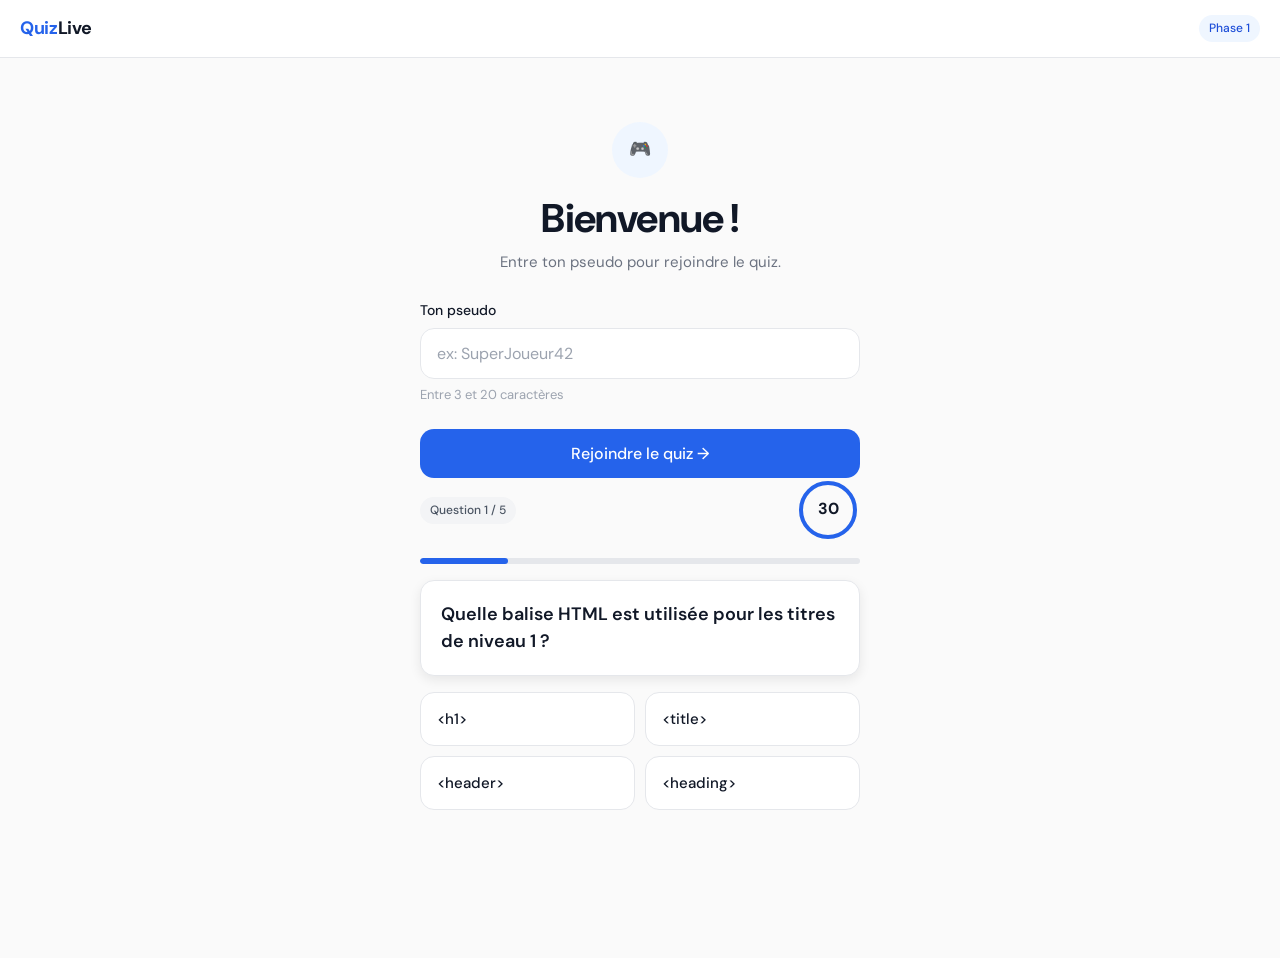
<file: V1/phase-1-html-css-js/index.html>
<!DOCTYPE html>
<html lang="fr">
<head>
  <meta charset="UTF-8" />
  <meta name="viewport" content="width=device-width, initial-scale=1.0" />
  <title>QuizLive — Joueur</title>
  <link rel="preconnect" href="https://fonts.googleapis.com" />
  <link href="https://fonts.googleapis.com/css2?family=DM+Sans:wght@400;500;700&display=swap" rel="stylesheet" />
  <link rel="stylesheet" href="../design-system.css" />
  <link rel="stylesheet" href="style.css" />
</head>
<body>

  <nav class="navbar">
    <span class="navbar__logo">Quiz<span>Live</span></span>
    <span class="badge badge--blue">Phase 1</span>
  </nav>

  <div class="page">
    <main class="page__main">
      <div class="container">

        <!-- ==========================================
             ÉCRAN 1 — ACCUEIL : entrer pseudo
             ========================================== -->
        <section id="screen-home" class="screen anim-fade">
          <div class="stack stack--lg text-center" style="padding-top: 2rem;">
            <div>
              <div class="avatar avatar--lg center" style="margin: 0 auto 1rem;">🎮</div>
              <h1>Bienvenue !</h1>
              <p class="mt-1">Entre ton pseudo pour rejoindre le quiz.</p>
            </div>

            <div class="form-group" style="text-align: left;">
              <label class="form-label" for="pseudo-input">Ton pseudo</label>
              <input
                id="pseudo-input"
                class="input input--lg"
                type="text"
                placeholder="ex: SuperJoueur42"
                maxlength="20"
              />
              <!-- État erreur : affiché par JS quand champ vide ou trop court -->
              <span class="form-hint screen-error" id="pseudo-error" style="display: none; color: var(--color-danger);">
                ⚠ Pseudo trop court — minimum 3 caractères.
              </span>
              <span class="form-hint" id="pseudo-hint">Entre 3 et 20 caractères</span>
            </div>

            <button class="btn btn--primary btn--full btn--lg" id="btn-join" onclick="formValidation()">
              Rejoindre le quiz →
            </button>
          </div>
        </section>

        <!-- ==========================================
             ÉCRAN 2 — SALLE D'ATTENTE
             ========================================== -->
        <section id="screen-waiting" class="screen" style="display: none;">
          <div class="stack stack--lg text-center" style="padding-top: 3rem;">
            <div class="anim-pulse" style="font-size: 3rem;">⏳</div>
            <div>
              <h2>En attente...</h2>
              <p class="mt-1">L'admin va lancer le quiz dans un instant.</p>
            </div>
            <div class="card card--flat" style="background: var(--color-primary-light);">
              <p style="color: var(--color-primary); font-weight: 500;">
                Connecté en tant que : <strong id="display-pseudo">—</strong>
              </p>
            </div>
            <!-- Joueurs déjà présents -->
            <div>
              <p style="font-size: 0.875rem; color: var(--color-text-muted); margin-bottom: 0.75rem;">3 joueurs connectés</p>
              <div class="cluster cluster--sm" style="justify-content: center;">
                <div class="avatar avatar--sm">A</div>
                <div class="avatar avatar--sm" style="background: #F3F4F6; color: #6B7280;">B</div>
                <div class="avatar avatar--sm" style="background: #FFF7ED; color: #C2410C;">C</div>
                <div class="avatar avatar--sm anim-pulse" style="background: var(--color-border); color: var(--color-text-muted); font-size: 0.625rem;">+</div>
              </div>
            </div>
          </div>
        </section>

        <!-- ==========================================
             ÉCRAN 3 — QUESTION EN COURS
             ========================================== -->
        <section id="screen-question" class="screen" style="display: block;">
          <div class="stack stack--md">

            <div class="between">
              <span id="question-counter" class="badge badge--gray">Question 1 / 5</span>
              <svg class="timer-ring" viewBox="0 0 64 64" aria-label="Timer">
                <circle class="timer-ring__track" cx="32" cy="32" r="27" />
                <circle class="timer-ring__fill" id="timer-fill" cx="32" cy="32" r="27" />
                <text class="timer-ring__text" id="timer-text" x="32" y="32">30</text>
              </svg>
            </div>

            <div class="progress">
              <div class="progress__fill" id="progress-bar" style="width: 20%;"></div>
            </div>

            <div class="card card--elevated anim-fade">
              <h3 id="question-text" style="font-size: 1.125rem; line-height: 1.5;">
                Quelle balise HTML est utilisée pour les titres de niveau 1 ?
              </h3>
            </div>

            <div class="answer-grid" id="answers-grid">
              <button class="answer-btn">&lt;h1&gt;</button>
              <button class="answer-btn">&lt;title&gt;</button>
              <button class="answer-btn">&lt;header&gt;</button>
              <button class="answer-btn">&lt;heading&gt;</button>
            </div>

          </div>
        </section>

        <!-- ==========================================
             ÉCRAN 4A — FEEDBACK : BONNE RÉPONSE
             ========================================== -->
        <section id="screen-feedback-correct" class="screen" style="display: none;">
          <div class="stack stack--md text-center" style="padding-top: 2rem;">
            <div style="font-size: 4rem;" class="anim-pop">✅</div>
            <div>
              <h2 style="color: var(--color-success);">Bonne réponse !</h2>
              <p class="mt-1">La balise correcte est bien <strong>&lt;h1&gt;</strong>.</p>
            </div>
            <div class="card" style="background: var(--color-success-light); border-color: #BBF7D0;">
              <div class="between">
                <span class="text-muted" style="font-size: 0.875rem;">Points gagnés</span>
                <span class="fw-700 text-success" style="font-size: 1.25rem;">+100 pts</span>
              </div>
              <div class="divider"></div>
              <div class="between">
                <span class="text-muted" style="font-size: 0.875rem;">Score total</span>
                <span id="score-display" class="fw-700 text-success" style="font-size: 1.25rem;">100 pts</span>
              </div>
            </div>
            <p class="text-muted" style="font-size: 0.875rem;">
              Prochaine question dans <span id="next-countdown">3</span>s...
            </p>
          </div>
        </section>

        <!-- ==========================================
             ÉCRAN 4B — FEEDBACK : MAUVAISE RÉPONSE
             ========================================== -->
        <section id="screen-feedback-wrong" class="screen" style="display: none;">
          <div class="stack stack--md text-center" style="padding-top: 2rem;">
            <div style="font-size: 4rem;" class="anim-pop">❌</div>
            <div>
              <h2 style="color: var(--color-danger);">Mauvaise réponse</h2>
              <p class="mt-1">La bonne réponse était <strong>&lt;h1&gt;</strong>.</p>
            </div>
            <div class="card" style="background: var(--color-danger-light); border-color: #FECACA;">
              <div class="between">
                <span class="text-muted" style="font-size: 0.875rem;">Points gagnés</span>
                <span class="fw-700 text-danger" style="font-size: 1.25rem;">+0 pts</span>
              </div>
              <div class="divider"></div>
              <div class="between">
                <span class="text-muted" style="font-size: 0.875rem;">Score total</span>
                <span class="fw-700" style="font-size: 1.25rem; color: var(--color-text-primary);">100 pts</span>
              </div>
            </div>
            <p class="text-muted" style="font-size: 0.875rem;">
              Prochaine question dans <span>3</span>s...
            </p>
          </div>
        </section>

        <!-- ==========================================
             ÉCRAN 4C — TIMER EXPIRÉ (pas de réponse)
             ========================================== -->
        <section id="screen-timeout" class="screen" style="display: none;">
          <div class="stack stack--md text-center" style="padding-top: 2rem;">
            <div style="font-size: 4rem;" class="anim-pop">⏰</div>
            <div>
              <h2 style="color: var(--color-warning);">Temps écoulé !</h2>
              <p class="mt-1">Tu n'as pas répondu à temps.</p>
            </div>
            <div class="card" style="background: #FFFBEB; border-color: #FDE68A;">
              <div class="between">
                <span class="text-muted" style="font-size: 0.875rem;">Points gagnés</span>
                <span class="fw-700" style="font-size: 1.25rem; color: var(--color-warning);">+0 pts</span>
              </div>
              <div class="divider"></div>
              <div class="between">
                <span class="text-muted" style="font-size: 0.875rem;">Score total</span>
                <span class="fw-700" style="font-size: 1.25rem; color: var(--color-text-primary);">100 pts</span>
              </div>
            </div>
            <div class="card card--flat" style="background: var(--color-bg);">
              <p style="font-size: 0.875rem;">La bonne réponse était : <strong>&lt;h1&gt;</strong></p>
            </div>
            <p class="text-muted" style="font-size: 0.875rem;">
              Prochaine question dans <span>3</span>s...
            </p>
          </div>
        </section>

        <!-- ==========================================
             ÉCRAN 5 — SCORE INTERMÉDIAIRE (entre questions)
             ========================================== -->
        <section id="screen-mid-score" class="screen" style="display: none;">
          <div class="stack stack--lg">
            <div class="text-center">
              <p style="font-size: 0.8125rem; color: var(--color-text-muted); margin-bottom: 0.25rem;">Après la question 2 / 5</p>
              <h2>Classement en direct</h2>
            </div>

            <!-- Ta position mise en avant -->
            <div class="card" style="background: var(--color-primary-light); border-color: #BFDBFE;">
              <div class="between">
                <div>
                  <p style="font-size: 0.8125rem; color: var(--color-primary);">Ta position</p>
                  <p class="fw-700" style="font-size: 1.75rem; color: var(--color-primary); line-height: 1;">3ème</p>
                </div>
                <div style="text-align: right;">
                  <p style="font-size: 0.8125rem; color: var(--color-text-muted);">Ton score</p>
                  <p class="fw-700" style="font-size: 1.5rem; color: var(--color-primary);">200 pts</p>
                </div>
              </div>
            </div>

            <!-- Top 3 -->
            <div class="stack stack--sm">
              <div class="lb-row lb-row--gold">
                <span class="lb-rank">🥇</span>
                <span class="avatar avatar--sm">A</span>
                <span class="lb-name">Alice</span>
                <span class="lb-score">300 pts</span>
              </div>
              <div class="lb-row lb-row--silver">
                <span class="lb-rank">🥈</span>
                <span class="avatar avatar--sm" style="background: #F3F4F6; color: #6B7280;">B</span>
                <span class="lb-name">Bob</span>
                <span class="lb-score">250 pts</span>
              </div>
              <div class="lb-row" style="border-color: var(--color-primary); background: var(--color-primary-light);">
                <span class="lb-rank" style="color: var(--color-primary);">3</span>
                <span class="avatar avatar--sm" style="background: var(--color-primary-light); color: var(--color-primary);">T</span>
                <span class="lb-name fw-500" style="color: var(--color-primary);">Toi</span>
                <span class="lb-score">200 pts</span>
              </div>
              <div class="lb-row">
                <span class="lb-rank">4</span>
                <span class="avatar avatar--sm" style="background: #FFF7ED; color: #C2410C;">C</span>
                <span class="lb-name">Carlos</span>
                <span class="lb-score">150 pts</span>
              </div>
            </div>

            <p class="text-muted text-center" style="font-size: 0.875rem;">
              Question suivante dans <span>5</span>s...
            </p>
          </div>
        </section>

        <!-- ==========================================
             ÉCRAN 6 — CLASSEMENT FINAL
             ========================================== -->
        <section id="screen-final" class="screen" style="display: none;">
          <div class="stack stack--lg">
            <div class="text-center">
              <div style="font-size: 2.5rem; margin-bottom: 0.5rem;">🏆</div>
              <h2>Résultats finaux</h2>
              <p>Quiz terminé ! Voici le classement.</p>
            </div>

            <div class="stack stack--sm" id="leaderboard">
              <div class="lb-row lb-row--gold">
                <span class="lb-rank">🥇</span>
                <span class="avatar avatar--sm">A</span>
                <span class="lb-name">Alice</span>
                <span class="lb-score">420 pts</span>
              </div>
              <div class="lb-row lb-row--silver">
                <span class="lb-rank">🥈</span>
                <span class="avatar avatar--sm" style="background: #F3F4F6; color: #6B7280;">B</span>
                <span class="lb-name">Bob</span>
                <span class="lb-score">380 pts</span>
              </div>
              <div class="lb-row lb-row--bronze">
                <span class="lb-rank">🥉</span>
                <span class="avatar avatar--sm" style="background: #FFF7ED; color: #C2410C;">C</span>
                <span class="lb-name">Carlos</span>
                <span class="lb-score">310 pts</span>
              </div>
              <div class="lb-row" style="border-color: var(--color-primary); background: var(--color-primary-light);">
                <span class="lb-rank" style="color: var(--color-primary);">4</span>
                <span class="avatar avatar--sm" style="background: var(--color-primary-light); color: var(--color-primary);">T</span>
                <span class="lb-name fw-500" style="color: var(--color-primary);">Toi</span>
                <span class="lb-score">270 pts</span>
              </div>
            </div>

            <button class="btn btn--secondary btn--full">Jouer à nouveau</button>
          </div>
        </section>

      </div><!-- /container -->
    </main>
  </div>

  <!--
    PHASE 1 — JS à écrire :
    - btn-join           → valide pseudo (min 3 chars), affiche screen-waiting
    - screen-question    → affiche réponses, gère clic, colorie correct/wrong
    - timer              → setInterval, met à jour stroke-dashoffset + texte
    - feedback           → affiche 4A/4B/4C selon résultat
    - mid-score          → affiché après chaque question (sauf la dernière)
    - screen-final       → affiché après la dernière question
    Fonction utilitaire : showScreen(id) → cache tout, affiche id
  -->
      <script defer>



        function showScreen(id){
         document.querySelectorAll(".screen").forEach((el)=>{
            el.style.display = "none";
          });
          document.getElementById(id).style.display = "block";
        }


        function formValidation(){
          if(document.querySelector('.input').value.length < 3)
             document.getElementById("pseudo-error").style.display = "block";
          else
            showScreen("screen-waiting");
            render();
        }
        


        function render(){
          document.getElementById("display-pseudo").textContent = document.getElementById("pseudo-input").value;
        }


          let timerInterval;

          function startTimer(seconds) {
            const circle = document.getElementById('timer-fill');
            const val    = document.getElementById('timer-text');
            const circ   = 169;
            let t = seconds;
            clearInterval(timerInterval);
            timerInterval = setInterval(() => {
              t--;
              val.textContent = t;
              circle.style.strokeDashoffset = circ - (circ * t / seconds);
              if (t <= 0) {
                clearInterval(timerInterval);
              }
            }, 1000);
          }
        // startTimer(30);
  
      </script>
</body>
</html>
</file>
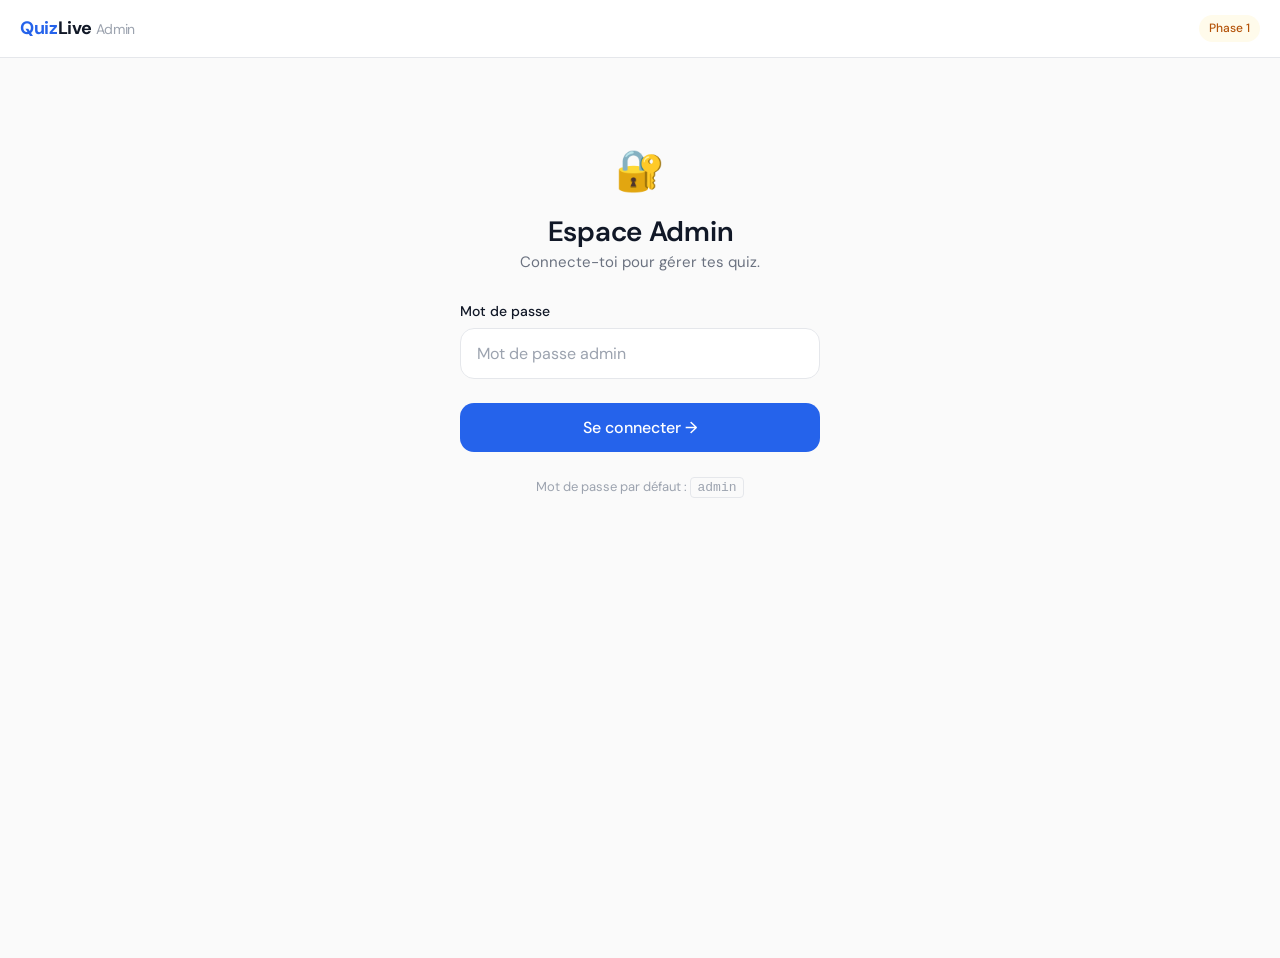
<file: V1/phase-1-html-css-js/admin.html>
<!DOCTYPE html>
<html lang="fr">
<head>
  <meta charset="UTF-8" />
  <meta name="viewport" content="width=device-width, initial-scale=1.0" />
  <title>QuizLive — Admin</title>
  <link rel="preconnect" href="https://fonts.googleapis.com" />
  <link href="https://fonts.googleapis.com/css2?family=DM+Sans:wght@400;500;700&display=swap" rel="stylesheet" />
  <link rel="stylesheet" href="../design-system.css" />
  <link rel="stylesheet" href="style.css" />
</head>
<body>

  <nav class="navbar">
    <span class="navbar__logo">Quiz<span>Live</span>
      <span style="color: var(--color-text-muted); font-size: 0.875rem; font-weight: 400;">Admin</span>
    </span>
    <span class="badge badge--amber">Phase 1</span>
  </nav>

  <div class="page">
    <main class="page__main">
      <div class="container container--wide">

        <!-- ==========================================
             ÉCRAN A0 — CONNEXION ADMIN
             ========================================== -->
        <section id="admin-screen-login" class="screen anim-fade">
          <div class="container" style="max-width: 400px; padding-top: 3rem;">
            <div class="stack stack--lg">
              <div class="text-center">
                <div style="font-size: 2.5rem; margin-bottom: 0.75rem;">🔐</div>
                <h2>Espace Admin</h2>
                <p>Connecte-toi pour gérer tes quiz.</p>
              </div>

              <div class="form-group">
                <label class="form-label" for="admin-password">Mot de passe</label>
                <input
                  id="admin-password"
                  class="input input--lg"
                  type="password"
                  placeholder="Mot de passe admin"
                />
                <!-- Erreur mot de passe incorrect -->
                <span id="login-error" style="display: none; font-size: 0.8125rem; color: var(--color-danger); margin-top: 0.25rem;">
                  ⚠ Mot de passe incorrect.
                </span>
              </div>

              <button class="btn btn--primary btn--full btn--lg" id="btn-admin-login">
                Se connecter →
              </button>

              <p class="text-center text-muted" style="font-size: 0.8125rem;">
                Mot de passe par défaut : <code style="background: var(--color-bg); padding: 2px 6px; border-radius: 4px; border: 1px solid var(--color-border);">admin</code>
              </p>
            </div>
          </div>
        </section>

        <!-- ==========================================
             ÉCRAN A1 — DASHBOARD
             ========================================== -->
        <section id="admin-screen-dashboard" class="screen" style="display: none;">
          <div class="stack stack--lg">

            <div class="between">
              <div>
                <h2>Dashboard</h2>
                <p>Gère tes quiz et sessions.</p>
              </div>
              <div class="cluster cluster--sm">
                <button class="btn btn--primary btn--sm" id="btn-create-quiz">+ Nouveau quiz</button>
                <button class="btn btn--ghost btn--sm" id="btn-logout" title="Déconnexion">↩</button>
              </div>
            </div>

            <!-- Stats rapides -->
            <div class="grid-4">
              <div class="card card--flat" style="background: var(--color-primary-light); border-color: #BFDBFE;">
                <small>Quiz créés</small>
                <p class="fw-700" style="font-size: 1.5rem; color: var(--color-primary); margin-top: 0.25rem;">3</p>
              </div>
              <div class="card card--flat" style="background: var(--color-success-light); border-color: #BBF7D0;">
                <small>Joueurs total</small>
                <p class="fw-700" style="font-size: 1.5rem; color: var(--color-success); margin-top: 0.25rem;">12</p>
              </div>
              <div class="card card--flat" style="background: #FFFBEB; border-color: #FDE68A;">
                <small>Sessions lancées</small>
                <p class="fw-700" style="font-size: 1.5rem; color: var(--color-warning); margin-top: 0.25rem;">7</p>
              </div>
              <div class="card card--flat" style="background: #F5F3FF; border-color: #DDD6FE;">
                <small>Questions posées</small>
                <p class="fw-700" style="font-size: 1.5rem; color: #6D28D9; margin-top: 0.25rem;">35</p>
              </div>
            </div>

            <!-- Liste quiz -->
            <div>
              <h3 style="margin-bottom: 0.75rem;">Mes quiz</h3>
              <div class="stack stack--sm">

                <div class="card between" style="gap: 1rem;">
                  <div style="flex: 1;">
                    <p class="fw-500" style="color: var(--color-text-primary);">Introduction au HTML</p>
                    <small>5 questions · créé hier</small>
                  </div>
                  <div class="cluster cluster--sm">
                    <span class="badge badge--green">Prêt</span>
                    <button class="btn btn--ghost btn--sm btn-preview-quiz">👁 Aperçu</button>
                    <button class="btn btn--ghost btn--sm btn-edit-quiz">✏️ Éditer</button>
                    <button class="btn btn--primary btn--sm btn-launch-quiz">▶ Lancer</button>
                  </div>
                </div>

                <div class="card between" style="gap: 1rem;">
                  <div style="flex: 1;">
                    <p class="fw-500" style="color: var(--color-text-primary);">CSS Flexbox</p>
                    <small>4 questions · créé il y a 3 jours</small>
                  </div>
                  <div class="cluster cluster--sm">
                    <span class="badge badge--green">Prêt</span>
                    <button class="btn btn--ghost btn--sm btn-preview-quiz">👁 Aperçu</button>
                    <button class="btn btn--ghost btn--sm btn-edit-quiz">✏️ Éditer</button>
                    <button class="btn btn--primary btn--sm btn-launch-quiz">▶ Lancer</button>
                  </div>
                </div>

                <div class="card between" style="gap: 1rem;">
                  <div style="flex: 1;">
                    <p class="fw-500" style="color: var(--color-text-primary);">JavaScript Bases</p>
                    <small>6 questions · brouillon</small>
                  </div>
                  <div class="cluster cluster--sm">
                    <span class="badge badge--amber">Brouillon</span>
                    <button class="btn btn--ghost btn--sm btn-edit-quiz">✏️ Éditer</button>
                    <button class="btn btn--danger btn--sm btn-delete-quiz">🗑</button>
                  </div>
                </div>

              </div>
            </div>
          </div>
        </section>

        <!-- ==========================================
             ÉCRAN A2 — CRÉER / ÉDITER UN QUIZ
             ========================================== -->
        <section id="admin-screen-create" class="screen" style="display: none;">
          <div class="stack stack--lg">

            <!-- Header -->
            <div class="between">
              <div>
                <h2 id="create-title">Nouveau quiz</h2>
                <p>Remplis les informations du quiz.</p>
              </div>
              <button class="btn btn--ghost btn--sm" id="btn-back-to-dashboard">← Retour</button>
            </div>

            <!-- Infos générales -->
            <div class="card">
              <h3 style="margin-bottom: 1rem;">Informations générales</h3>
              <div class="stack stack--md">
                <div class="form-group">
                  <label class="form-label" for="quiz-title">Titre du quiz</label>
                  <input id="quiz-title" class="input" type="text" placeholder="ex: Introduction au HTML" />
                  <span id="quiz-title-error" style="display: none; font-size: 0.8125rem; color: var(--color-danger);">⚠ Le titre est obligatoire.</span>
                </div>
                <div class="form-group">
                  <label class="form-label" for="quiz-desc">Description <span class="text-muted">(optionnel)</span></label>
                  <input id="quiz-desc" class="input" type="text" placeholder="ex: Quiz sur les bases du HTML pour débutants" />
                </div>
                <div class="grid-2">
                  <div class="form-group">
                    <label class="form-label" for="quiz-timer">Temps par question</label>
                    <select id="quiz-timer" class="input">
                      <option value="15">15 secondes</option>
                      <option value="20">20 secondes</option>
                      <option value="30" selected>30 secondes</option>
                      <option value="45">45 secondes</option>
                      <option value="60">60 secondes</option>
                    </select>
                  </div>
                  <div class="form-group">
                    <label class="form-label" for="quiz-points">Points par bonne réponse</label>
                    <select id="quiz-points" class="input">
                      <option value="100" selected>100 points</option>
                      <option value="200">200 points</option>
                      <option value="500">500 points</option>
                    </select>
                  </div>
                </div>
              </div>
            </div>

            <!-- Questions existantes -->
            <div>
              <div class="between" style="margin-bottom: 0.75rem;">
                <h3>Questions <span class="badge badge--gray" id="question-count">3</span></h3>
                <button class="btn btn--secondary btn--sm" id="btn-add-question">+ Ajouter une question</button>
              </div>

              <div class="stack stack--sm" id="questions-list">

                <!-- Question 1 -->
                <div class="card" style="gap: 0;">
                  <div class="between" style="margin-bottom: 0.75rem;">
                    <span class="badge badge--blue">Q1</span>
                    <div class="cluster cluster--sm">
                      <button class="btn btn--ghost btn--sm btn-edit-question">✏️ Modifier</button>
                      <button class="btn btn--danger btn--sm btn-delete-question">🗑</button>
                    </div>
                  </div>
                  <p class="fw-500" style="margin-bottom: 0.5rem;">Quelle balise HTML est utilisée pour les titres de niveau 1 ?</p>
                  <div class="grid-2" style="gap: 0.5rem;">
                    <span class="badge badge--green" style="justify-content: flex-start;">✓ &lt;h1&gt;</span>
                    <span class="badge badge--gray" style="justify-content: flex-start;">&lt;title&gt;</span>
                    <span class="badge badge--gray" style="justify-content: flex-start;">&lt;header&gt;</span>
                    <span class="badge badge--gray" style="justify-content: flex-start;">&lt;heading&gt;</span>
                  </div>
                </div>

                <!-- Question 2 -->
                <div class="card">
                  <div class="between" style="margin-bottom: 0.75rem;">
                    <span class="badge badge--blue">Q2</span>
                    <div class="cluster cluster--sm">
                      <button class="btn btn--ghost btn--sm btn-edit-question">✏️ Modifier</button>
                      <button class="btn btn--danger btn--sm btn-delete-question">🗑</button>
                    </div>
                  </div>
                  <p class="fw-500" style="margin-bottom: 0.5rem;">Quelle balise crée un lien hypertexte ?</p>
                  <div class="grid-2" style="gap: 0.5rem;">
                    <span class="badge badge--green" style="justify-content: flex-start;">✓ &lt;a&gt;</span>
                    <span class="badge badge--gray" style="justify-content: flex-start;">&lt;link&gt;</span>
                    <span class="badge badge--gray" style="justify-content: flex-start;">&lt;href&gt;</span>
                    <span class="badge badge--gray" style="justify-content: flex-start;">&lt;url&gt;</span>
                  </div>
                </div>

                <!-- Question 3 -->
                <div class="card">
                  <div class="between" style="margin-bottom: 0.75rem;">
                    <span class="badge badge--blue">Q3</span>
                    <div class="cluster cluster--sm">
                      <button class="btn btn--ghost btn--sm btn-edit-question">✏️ Modifier</button>
                      <button class="btn btn--danger btn--sm btn-delete-question">🗑</button>
                    </div>
                  </div>
                  <p class="fw-500" style="margin-bottom: 0.5rem;">Quel attribut définit l'adresse d'un lien ?</p>
                  <div class="grid-2" style="gap: 0.5rem;">
                    <span class="badge badge--gray" style="justify-content: flex-start;">src</span>
                    <span class="badge badge--green" style="justify-content: flex-start;">✓ href</span>
                    <span class="badge badge--gray" style="justify-content: flex-start;">url</span>
                    <span class="badge badge--gray" style="justify-content: flex-start;">link</span>
                  </div>
                </div>

              </div>
            </div>

            <!-- Actions -->
            <div class="cluster cluster--md">
              <button class="btn btn--ghost" style="flex: 1;" id="btn-save-draft">💾 Sauvegarder brouillon</button>
              <button class="btn btn--primary" style="flex: 1;" id="btn-save-quiz">✅ Sauvegarder</button>
            </div>

          </div>
        </section>

        <!-- ==========================================
             ÉCRAN A3 — ÉDITER UNE QUESTION
             ========================================== -->
        <section id="admin-screen-edit-question" class="screen" style="display: none;">
          <div class="stack stack--lg">

            <div class="between">
              <div>
                <h2>Modifier la question</h2>
                <p id="edit-question-subtitle">Question 1 — Introduction au HTML</p>
              </div>
              <button class="btn btn--ghost btn--sm" id="btn-back-to-create">← Retour</button>
            </div>

            <div class="card">
              <div class="stack stack--md">

                <!-- Texte question -->
                <div class="form-group">
                  <label class="form-label" for="question-text-input">Texte de la question</label>
                  <textarea
                    id="question-text-input"
                    class="input"
                    rows="3"
                    placeholder="ex: Quelle balise HTML est utilisée pour les titres ?"
                    style="resize: vertical;"
                  >Quelle balise HTML est utilisée pour les titres de niveau 1 ?</textarea>
                  <span id="question-text-error" style="display: none; font-size: 0.8125rem; color: var(--color-danger);">⚠ La question est obligatoire.</span>
                </div>

                <div class="divider"></div>

                <!-- Réponses -->
                <p class="fw-500" style="font-size: 0.875rem;">Réponses <span class="text-muted">(coche la bonne réponse)</span></p>

                <div class="stack stack--sm">

                  <!-- Réponse A -->
                  <div class="card card--flat" style="background: var(--color-success-light); border-color: #BBF7D0;">
                    <div class="between" style="gap: 0.75rem;">
                      <label style="display: flex; align-items: center; gap: 0.5rem; cursor: pointer; flex: 0 0 auto;">
                        <input type="radio" name="correct-answer" value="A" checked style="accent-color: var(--color-success);" />
                        <span class="badge badge--green">A ✓</span>
                      </label>
                      <input class="input" type="text" value="&lt;h1&gt;" style="flex: 1;" />
                    </div>
                  </div>

                  <!-- Réponse B -->
                  <div class="card card--flat">
                    <div class="between" style="gap: 0.75rem;">
                      <label style="display: flex; align-items: center; gap: 0.5rem; cursor: pointer; flex: 0 0 auto;">
                        <input type="radio" name="correct-answer" value="B" style="accent-color: var(--color-success);" />
                        <span class="badge badge--gray">B</span>
                      </label>
                      <input class="input" type="text" value="&lt;title&gt;" style="flex: 1;" />
                    </div>
                  </div>

                  <!-- Réponse C -->
                  <div class="card card--flat">
                    <div class="between" style="gap: 0.75rem;">
                      <label style="display: flex; align-items: center; gap: 0.5rem; cursor: pointer; flex: 0 0 auto;">
                        <input type="radio" name="correct-answer" value="C" style="accent-color: var(--color-success);" />
                        <span class="badge badge--gray">C</span>
                      </label>
                      <input class="input" type="text" value="&lt;header&gt;" style="flex: 1;" />
                    </div>
                  </div>

                  <!-- Réponse D -->
                  <div class="card card--flat">
                    <div class="between" style="gap: 0.75rem;">
                      <label style="display: flex; align-items: center; gap: 0.5rem; cursor: pointer; flex: 0 0 auto;">
                        <input type="radio" name="correct-answer" value="D" style="accent-color: var(--color-success);" />
                        <span class="badge badge--gray">D</span>
                      </label>
                      <input class="input" type="text" value="&lt;heading&gt;" style="flex: 1;" />
                    </div>
                  </div>

                </div>

                <!-- Erreur : aucune bonne réponse cochée -->
                <span id="answers-error" style="display: none; font-size: 0.8125rem; color: var(--color-danger);">⚠ Coche la bonne réponse.</span>

              </div>
            </div>

            <div class="cluster cluster--md">
              <button class="btn btn--ghost" style="flex: 1;" id="btn-cancel-edit-question">Annuler</button>
              <button class="btn btn--primary" style="flex: 1;" id="btn-save-question">✅ Enregistrer la question</button>
            </div>

          </div>
        </section>

        <!-- ==========================================
             ÉCRAN A4 — PARAMÈTRES DE SESSION
             ========================================== -->
        <section id="admin-screen-settings" class="screen" style="display: none;">
          <div class="stack stack--lg">

            <div class="between">
              <div>
                <h2>Paramètres de session</h2>
                <p>Configure avant de lancer le quiz.</p>
              </div>
              <button class="btn btn--ghost btn--sm" id="btn-back-from-settings">← Retour</button>
            </div>

            <!-- Quiz sélectionné -->
            <div class="card" style="background: var(--color-primary-light); border-color: #BFDBFE;">
              <div class="between">
                <div>
                  <p style="font-size: 0.8125rem; color: var(--color-primary); margin-bottom: 0.25rem;">Quiz sélectionné</p>
                  <p class="fw-500" style="color: var(--color-text-primary);">Introduction au HTML</p>
                  <small>5 questions</small>
                </div>
                <button class="btn btn--ghost btn--sm">Changer</button>
              </div>
            </div>

            <div class="card">
              <h3 style="margin-bottom: 1rem;">Options de la session</h3>
              <div class="stack stack--md">

                <div class="form-group">
                  <label class="form-label" for="session-timer">⏱ Temps par question</label>
                  <select id="session-timer" class="input">
                    <option value="15">15 secondes (rapide)</option>
                    <option value="20">20 secondes</option>
                    <option value="30" selected>30 secondes (normal)</option>
                    <option value="45">45 secondes (facile)</option>
                    <option value="60">60 secondes (très facile)</option>
                  </select>
                </div>

                <div class="form-group">
                  <label class="form-label" for="session-max-players">👥 Nombre max de joueurs</label>
                  <select id="session-max-players" class="input">
                    <option value="10">10 joueurs</option>
                    <option value="20" selected>20 joueurs</option>
                    <option value="50">50 joueurs</option>
                    <option value="0">Illimité</option>
                  </select>
                </div>

                <div class="form-group">
                  <label class="form-label">📊 Afficher le classement intermédiaire</label>
                  <div class="cluster cluster--sm" style="margin-top: 0.25rem;">
                    <label style="display: flex; align-items: center; gap: 0.5rem; cursor: pointer;">
                      <input type="radio" name="mid-score" value="yes" checked style="accent-color: var(--color-primary);" />
                      <span style="font-size: 0.875rem;">Oui, entre chaque question</span>
                    </label>
                    <label style="display: flex; align-items: center; gap: 0.5rem; cursor: pointer;">
                      <input type="radio" name="mid-score" value="no" style="accent-color: var(--color-primary);" />
                      <span style="font-size: 0.875rem;">Non</span>
                    </label>
                  </div>
                </div>

                <div class="form-group">
                  <label class="form-label">🔀 Mélanger les questions</label>
                  <div class="cluster cluster--sm" style="margin-top: 0.25rem;">
                    <label style="display: flex; align-items: center; gap: 0.5rem; cursor: pointer;">
                      <input type="radio" name="shuffle" value="yes" style="accent-color: var(--color-primary);" />
                      <span style="font-size: 0.875rem;">Oui</span>
                    </label>
                    <label style="display: flex; align-items: center; gap: 0.5rem; cursor: pointer;">
                      <input type="radio" name="shuffle" value="no" checked style="accent-color: var(--color-primary);" />
                      <span style="font-size: 0.875rem;">Non, dans l'ordre</span>
                    </label>
                  </div>
                </div>

              </div>
            </div>

            <button class="btn btn--primary btn--full btn--lg" id="btn-launch-from-settings">
              ▶ Lancer la session
            </button>

          </div>
        </section>

        <!-- ==========================================
             ÉCRAN A5 — PRÉVISUALISATION DU QUIZ
             ========================================== -->
        <section id="admin-screen-preview" class="screen" style="display: none;">
          <div class="stack stack--lg">

            <div class="between">
              <div>
                <h2>Prévisualisation</h2>
                <p>Vue joueur de «&nbsp;Introduction au HTML&nbsp;»</p>
              </div>
              <button class="btn btn--ghost btn--sm" id="btn-back-from-preview">← Retour</button>
            </div>

            <!-- Indicateur mode aperçu -->
            <div class="card card--flat" style="background: #FFFBEB; border-color: #FDE68A;">
              <p style="font-size: 0.875rem; color: var(--color-warning);">
                👁 Mode aperçu — les réponses ne sont pas envoyées
              </p>
            </div>

            <!-- Mini navigation questions -->
            <div class="between">
              <span class="badge badge--gray">Question <span id="preview-q-num">1</span> / 3</span>
              <div class="cluster cluster--sm">
                <button class="btn btn--ghost btn--sm" id="btn-preview-prev">← Précédente</button>
                <button class="btn btn--ghost btn--sm" id="btn-preview-next">Suivante →</button>
              </div>
            </div>

            <!-- Question (vue joueur) -->
            <div class="card card--elevated">
              <h3 style="font-size: 1.125rem; line-height: 1.5;" id="preview-question-text">
                Quelle balise HTML est utilisée pour les titres de niveau 1 ?
              </h3>
            </div>

            <div class="answer-grid">
              <button class="answer-btn">&lt;h1&gt;</button>
              <button class="answer-btn">&lt;title&gt;</button>
              <button class="answer-btn">&lt;header&gt;</button>
              <button class="answer-btn">&lt;heading&gt;</button>
            </div>

            <!-- Bonne réponse visible en aperçu -->
            <div class="card card--flat" style="background: var(--color-success-light); border-color: #BBF7D0;">
              <p style="font-size: 0.875rem; color: var(--color-success);">
                ✓ Bonne réponse : <strong>&lt;h1&gt;</strong>
              </p>
            </div>

            <div class="cluster cluster--md">
              <button class="btn btn--ghost" style="flex: 1;" id="btn-edit-from-preview">✏️ Modifier ce quiz</button>
              <button class="btn btn--primary" style="flex: 1;" id="btn-launch-from-preview">▶ Lancer</button>
            </div>

          </div>
        </section>

        <!-- ==========================================
             ÉCRAN A6 — SESSION EN COURS (vue admin)
             ========================================== -->
        <section id="admin-screen-live" class="screen" style="display: none;">
          <div class="stack stack--lg">

            <!-- Header session -->
            <div class="card" style="background: var(--color-primary); border: none;">
              <div class="between" style="color: white;">
                <div>
                  <p style="color: rgba(255,255,255,0.7); font-size: 0.8125rem; margin-bottom: 0.25rem;">Session en cours</p>
                  <h3 style="color: white;">Introduction au HTML</h3>
                </div>
                <div class="text-center">
                  <p style="color: white; font-size: 1.75rem; font-weight: 700; line-height: 1;" id="live-player-count">4</p>
                  <p style="color: rgba(255,255,255,0.7); font-size: 0.75rem;">joueurs</p>
                </div>
              </div>
            </div>

            <!-- Contrôles navigation questions -->
            <div class="between">
              <span class="badge badge--gray" id="live-question-counter">Question 2 / 5</span>
              <div class="cluster cluster--sm">
                <button class="btn btn--ghost btn--sm" id="btn-prev-q">← Précédent</button>
                <button class="btn btn--primary btn--sm" id="btn-next-q">Suivant →</button>
              </div>
            </div>

            <!-- Barre progression -->
            <div class="progress" style="height: 8px;">
              <div class="progress__fill" id="live-progress" style="width: 40%;"></div>
            </div>

            <!-- Question affichée -->
            <div class="card card--elevated">
              <small style="color: var(--color-primary); font-weight: 500;">Question en cours</small>
              <h3 style="margin-top: 0.5rem;">Quelle propriété CSS permet de centrer un élément en flexbox ?</h3>
            </div>

            <!-- Réponses avec stats en temps réel -->
            <div class="stack stack--sm" id="admin-answers">
              <div class="card between" style="background: var(--color-success-light); border-color: #BBF7D0; gap: 1rem;">
                <span class="fw-500" style="color: var(--color-success);">justify-content: center</span>
                <div class="cluster cluster--sm">
                  <div class="progress" style="width: 80px;"><div class="progress__fill progress__fill--success" style="width: 75%;"></div></div>
                  <span class="badge badge--green">3 / 4</span>
                </div>
              </div>
              <div class="card between" style="gap: 1rem;">
                <span class="fw-500">align-items: center</span>
                <div class="cluster cluster--sm">
                  <div class="progress" style="width: 80px;"><div class="progress__fill" style="width: 25%;"></div></div>
                  <span class="badge badge--gray">1 / 4</span>
                </div>
              </div>
              <div class="card between" style="gap: 1rem;">
                <span class="fw-500">margin: auto</span>
                <div class="cluster cluster--sm">
                  <div class="progress" style="width: 80px;"><div class="progress__fill" style="width: 0%;"></div></div>
                  <span class="badge badge--gray">0 / 4</span>
                </div>
              </div>
              <div class="card between" style="gap: 1rem;">
                <span class="fw-500">text-align: center</span>
                <div class="cluster cluster--sm">
                  <div class="progress" style="width: 80px;"><div class="progress__fill" style="width: 0%;"></div></div>
                  <span class="badge badge--gray">0 / 4</span>
                </div>
              </div>
            </div>

            <!-- Joueurs connectés -->
            <div>
              <h3 style="margin-bottom: 0.75rem;">
                Joueurs <span class="badge badge--blue" style="vertical-align: middle; margin-left: 0.25rem;">4 connectés</span>
              </h3>
              <div class="grid-2">
                <div class="card between" style="gap: 0.5rem; padding: 0.75rem 1rem;">
                  <div class="cluster cluster--sm">
                    <span class="avatar avatar--sm">A</span>
                    <span class="fw-500" style="font-size: 0.875rem;">Alice</span>
                  </div>
                  <span class="badge badge--green">✓ répondu</span>
                </div>
                <div class="card between" style="gap: 0.5rem; padding: 0.75rem 1rem;">
                  <div class="cluster cluster--sm">
                    <span class="avatar avatar--sm" style="background: #F3F4F6; color: #6B7280;">B</span>
                    <span class="fw-500" style="font-size: 0.875rem;">Bob</span>
                  </div>
                  <span class="badge badge--green">✓ répondu</span>
                </div>
                <div class="card between" style="gap: 0.5rem; padding: 0.75rem 1rem;">
                  <div class="cluster cluster--sm">
                    <span class="avatar avatar--sm" style="background: #FFF7ED; color: #C2410C;">C</span>
                    <span class="fw-500" style="font-size: 0.875rem;">Carlos</span>
                  </div>
                  <span class="badge badge--amber">⏳ en attente</span>
                </div>
                <div class="card between" style="gap: 0.5rem; padding: 0.75rem 1rem;">
                  <div class="cluster cluster--sm">
                    <span class="avatar avatar--sm" style="background: #F5F3FF; color: #6D28D9;">D</span>
                    <span class="fw-500" style="font-size: 0.875rem;">Diana</span>
                  </div>
                  <span class="badge badge--green">✓ répondu</span>
                </div>
              </div>
            </div>

            <div class="divider"></div>
            <button class="btn btn--danger btn--sm" id="btn-end-session" style="align-self: flex-end;">⬛ Terminer la session</button>

          </div>
        </section>

        <!-- ==========================================
             ÉCRAN A7 — CLASSEMENT FINAL (admin)
             ========================================== -->
        <section id="admin-screen-results" class="screen" style="display: none;">
          <div class="stack stack--lg">
            <div class="text-center">
              <div style="font-size: 2.5rem; margin-bottom: 0.5rem;">🏆</div>
              <h2>Session terminée</h2>
              <p>Résultats finaux — Introduction au HTML</p>
            </div>

            <div class="stack stack--sm">
              <div class="lb-row lb-row--gold"><span class="lb-rank">🥇</span><span class="avatar avatar--sm">A</span><span class="lb-name">Alice</span><span class="lb-score">420 pts</span></div>
              <div class="lb-row lb-row--silver"><span class="lb-rank">🥈</span><span class="avatar avatar--sm" style="background: #F3F4F6; color: #6B7280;">B</span><span class="lb-name">Bob</span><span class="lb-score">380 pts</span></div>
              <div class="lb-row lb-row--bronze"><span class="lb-rank">🥉</span><span class="avatar avatar--sm" style="background: #FFF7ED; color: #C2410C;">C</span><span class="lb-name">Carlos</span><span class="lb-score">310 pts</span></div>
              <div class="lb-row"><span class="lb-rank">4</span><span class="avatar avatar--sm" style="background: #F5F3FF; color: #6D28D9;">D</span><span class="lb-name">Diana</span><span class="lb-score">270 pts</span></div>
            </div>

            <!-- Stats rapides post-session -->
            <div class="grid-2">
              <div class="card card--flat" style="background: var(--color-primary-light); border-color: #BFDBFE; text-align: center;">
                <small>Taux de bonne réponse</small>
                <p class="fw-700" style="font-size: 1.5rem; color: var(--color-primary); margin-top: 0.25rem;">72%</p>
              </div>
              <div class="card card--flat" style="background: var(--color-success-light); border-color: #BBF7D0; text-align: center;">
                <small>Temps moyen / question</small>
                <p class="fw-700" style="font-size: 1.5rem; color: var(--color-success); margin-top: 0.25rem;">14s</p>
              </div>
            </div>

            <div class="cluster cluster--md">
              <button class="btn btn--primary" style="flex: 1;" id="btn-back-to-dash-from-results">↩ Dashboard</button>
              <button class="btn btn--ghost" style="flex: 1;">📋 Exporter</button>
            </div>
          </div>
        </section>

      </div><!-- /container -->
    </main>
  </div>

  <!--
    PHASE 1 — JS à écrire :
    Transitions entre écrans (showScreen) :
    - A0 Login     → btn-admin-login       → A1 Dashboard
    - A1 Dashboard → btn-create-quiz       → A2 Créer quiz
    - A1 Dashboard → btn-edit-quiz         → A2 Éditer quiz (prérempli)
    - A1 Dashboard → btn-preview-quiz      → A5 Prévisualisation
    - A1 Dashboard → btn-launch-quiz       → A4 Paramètres session
    - A2 Créer     → btn-add-question      → A3 Éditer question (nouveau)
    - A2 Créer     → btn-edit-question     → A3 Éditer question (existant)
    - A2 Créer     → btn-back-to-dashboard → A1 Dashboard
    - A2 Créer     → btn-save-quiz         → A1 Dashboard
    - A3 Éditer Q  → btn-save-question     → A2 Créer quiz
    - A3 Éditer Q  → btn-back-to-create    → A2 Créer quiz
    - A4 Paramètres→ btn-launch-from-settings → A6 Session live
    - A5 Preview   → btn-launch-from-preview  → A4 Paramètres session
    - A5 Preview   → btn-edit-from-preview    → A2 Créer quiz
    - A6 Live      → btn-next-q / btn-prev-q  → (même écran, question change)
    - A6 Live      → btn-end-session          → A7 Résultats
    - A7 Résultats → btn-back-to-dash-from-results → A1 Dashboard
  -->
</body>
</html>
</file>
<file: V1/design-system.css>
/* ============================================
   QUIZLIVE — DESIGN SYSTEM
   Partagé entre toutes les phases
   ============================================ */

/* --- Tokens --- */
:root {
  --color-primary:       #2563EB;
  --color-primary-light: #EFF6FF;
  --color-primary-dark:  #1D4ED8;

  --color-success:       #16A34A;
  --color-success-light: #F0FDF4;
  --color-danger:        #DC2626;
  --color-danger-light:  #FEF2F2;
  --color-warning:       #D97706;
  --color-warning-light: #FFFBEB;

  --color-bg:            #FAFAFA;
  --color-surface:       #FFFFFF;
  --color-border:        #E5E7EB;
  --color-border-strong: #D1D5DB;

  --color-text-primary:  #111827;
  --color-text-secondary:#6B7280;
  --color-text-muted:    #9CA3AF;

  --radius-sm:  6px;
  --radius-md:  10px;
  --radius-lg:  14px;
  --radius-xl:  20px;
  --radius-full:9999px;

  --shadow-sm: 0 1px 3px rgba(0,0,0,0.06), 0 1px 2px rgba(0,0,0,0.04);
  --shadow-md: 0 4px 12px rgba(0,0,0,0.08);
  --shadow-lg: 0 8px 24px rgba(0,0,0,0.10);

  --font-sans: 'DM Sans', system-ui, sans-serif;
  --font-mono: 'JetBrains Mono', monospace;

  --transition: 150ms ease;
}

/* --- Reset --- */
*, *::before, *::after { box-sizing: border-box; margin: 0; padding: 0; }
html { font-size: 16px; -webkit-font-smoothing: antialiased; }
body {
  font-family: var(--font-sans);
  background: var(--color-bg);
  color: var(--color-text-primary);
  line-height: 1.6;
}
img, svg { display: block; max-width: 100%; }
a { color: var(--color-primary); text-decoration: none; }
a:hover { text-decoration: underline; }
ul, ol { list-style: none; }
button { font-family: inherit; cursor: pointer; }
input, textarea, select { font-family: inherit; }

/* --- Typography --- */
h1 { font-size: clamp(1.75rem, 4vw, 2.5rem); font-weight: 700; line-height: 1.2; letter-spacing: -0.02em; }
h2 { font-size: clamp(1.25rem, 3vw, 1.75rem); font-weight: 600; line-height: 1.3; letter-spacing: -0.01em; }
h3 { font-size: 1.125rem; font-weight: 600; line-height: 1.4; }
h4 { font-size: 0.9375rem; font-weight: 600; }
p  { font-size: 0.9375rem; color: var(--color-text-secondary); line-height: 1.7; }
small { font-size: 0.8125rem; color: var(--color-text-muted); }

/* --- Layout helpers --- */
.container { width: 100%; max-width: 480px; margin: 0 auto; padding: 0 1.25rem; }
.container--wide { max-width: 960px; }
.stack { display: flex; flex-direction: column; }
.stack--sm  { gap: 0.5rem; }
.stack--md  { gap: 1rem; }
.stack--lg  { gap: 1.5rem; }
.cluster { display: flex; flex-wrap: wrap; align-items: center; }
.cluster--sm  { gap: 0.5rem; }
.cluster--md  { gap: 0.75rem; }
.grid-2 { display: grid; grid-template-columns: repeat(2, 1fr); gap: 0.75rem; }
.grid-4 { display: grid; grid-template-columns: repeat(4, 1fr); gap: 0.75rem; }
.center { display: flex; align-items: center; justify-content: center; }
.between { display: flex; align-items: center; justify-content: space-between; }
.sr-only { position: absolute; width: 1px; height: 1px; overflow: hidden; clip: rect(0,0,0,0); white-space: nowrap; }

/* --- Card --- */
.card {
  background: var(--color-surface);
  border: 1px solid var(--color-border);
  border-radius: var(--radius-lg);
  padding: 1.25rem;
  box-shadow: var(--shadow-sm);
}
.card--flat { box-shadow: none; }
.card--elevated { box-shadow: var(--shadow-md); }

/* --- Buttons --- */
.btn {
  display: inline-flex; align-items: center; justify-content: center; gap: 0.5rem;
  padding: 0.625rem 1.25rem;
  font-size: 0.9375rem; font-weight: 500;
  border-radius: var(--radius-md);
  border: none;
  transition: all var(--transition);
  white-space: nowrap;
  user-select: none;
}
.btn:active { transform: scale(0.97); }
.btn--primary {
  background: var(--color-primary);
  color: #fff;
}
.btn--primary:hover { background: var(--color-primary-dark); }
.btn--secondary {
  background: var(--color-primary-light);
  color: var(--color-primary);
}
.btn--secondary:hover { background: #DBEAFE; }
.btn--ghost {
  background: transparent;
  color: var(--color-text-secondary);
  border: 1px solid var(--color-border);
}
.btn--ghost:hover { background: var(--color-bg); border-color: var(--color-border-strong); }
.btn--danger {
  background: var(--color-danger-light);
  color: var(--color-danger);
}
.btn--danger:hover { background: #FEE2E2; }
.btn--full { width: 100%; }
.btn--lg { padding: 0.875rem 1.75rem; font-size: 1rem; border-radius: var(--radius-lg); }
.btn--sm { padding: 0.375rem 0.875rem; font-size: 0.8125rem; }
.btn:disabled { opacity: 0.45; pointer-events: none; }

/* --- Inputs --- */
.input {
  width: 100%;
  padding: 0.625rem 0.875rem;
  font-size: 0.9375rem;
  border: 1px solid var(--color-border);
  border-radius: var(--radius-md);
  background: var(--color-surface);
  color: var(--color-text-primary);
  transition: border-color var(--transition), box-shadow var(--transition);
  outline: none;
}
.input:focus {
  border-color: var(--color-primary);
  box-shadow: 0 0 0 3px rgba(37,99,235,0.12);
}
.input::placeholder { color: var(--color-text-muted); }
.input--lg { padding: 0.875rem 1rem; font-size: 1rem; border-radius: var(--radius-lg); }

/* --- Form group --- */
.form-group { display: flex; flex-direction: column; gap: 0.375rem; }
.form-label { font-size: 0.875rem; font-weight: 500; color: var(--color-text-primary); }
.form-hint  { font-size: 0.8125rem; color: var(--color-text-muted); }

/* --- Badge --- */
.badge {
  display: inline-flex; align-items: center;
  padding: 0.25rem 0.625rem;
  font-size: 0.75rem; font-weight: 500;
  border-radius: var(--radius-full);
}
.badge--blue    { background: #EFF6FF; color: #1D4ED8; }
.badge--green   { background: #F0FDF4; color: #15803D; }
.badge--amber   { background: #FFFBEB; color: #B45309; }
.badge--red     { background: #FEF2F2; color: #B91C1C; }
.badge--gray    { background: #F3F4F6; color: #4B5563; }
.badge--purple  { background: #F5F3FF; color: #6D28D9; }

/* --- Avatar --- */
.avatar {
  width: 40px; height: 40px; border-radius: 50%;
  display: flex; align-items: center; justify-content: center;
  font-size: 0.875rem; font-weight: 600;
  background: var(--color-primary-light);
  color: var(--color-primary);
  flex-shrink: 0;
}
.avatar--lg { width: 56px; height: 56px; font-size: 1.125rem; }
.avatar--sm { width: 28px; height: 28px; font-size: 0.75rem; }

/* --- Timer --- */
.timer-ring { width: 64px; height: 64px; position: relative; }
.timer-ring__track { fill: none; stroke: var(--color-border); stroke-width: 4; }
.timer-ring__fill  { fill: none; stroke: var(--color-primary); stroke-width: 4;
  stroke-linecap: round; stroke-dasharray: 170; stroke-dashoffset: 0;
  transform: rotate(-90deg); transform-origin: center;
  transition: stroke-dashoffset 1s linear, stroke 0.3s; }
.timer-ring__text  { font-size: 1rem; font-weight: 700; fill: var(--color-text-primary); dominant-baseline: middle; text-anchor: middle; }

/* --- Progress bar --- */
.progress { height: 6px; background: var(--color-border); border-radius: var(--radius-full); overflow: hidden; }
.progress__fill { height: 100%; background: var(--color-primary); border-radius: var(--radius-full); transition: width 0.4s ease; }
.progress__fill--success { background: var(--color-success); }
.progress__fill--danger  { background: var(--color-danger); }

/* --- Answer options --- */
.answer-grid { display: grid; grid-template-columns: 1fr 1fr; gap: 0.625rem; }
.answer-btn {
  padding: 1rem; text-align: left;
  font-size: 0.9375rem; font-weight: 500;
  background: var(--color-surface);
  border: 1.5px solid var(--color-border);
  border-radius: var(--radius-lg);
  cursor: pointer; transition: all var(--transition);
  color: var(--color-text-primary);
}
.answer-btn:hover  { border-color: var(--color-primary); background: var(--color-primary-light); color: var(--color-primary); }
.answer-btn.correct { border-color: var(--color-success); background: var(--color-success-light); color: var(--color-success); }
.answer-btn.wrong   { border-color: var(--color-danger);  background: var(--color-danger-light);  color: var(--color-danger); }
.answer-btn:disabled { pointer-events: none; opacity: 0.7; }

/* --- Leaderboard row --- */
.lb-row {
  display: flex; align-items: center; gap: 0.75rem;
  padding: 0.75rem 1rem;
  background: var(--color-surface);
  border: 1px solid var(--color-border);
  border-radius: var(--radius-md);
}
.lb-row--gold   { background: #FFFBEB; border-color: #FDE68A; }
.lb-row--silver { background: #F9FAFB; border-color: #D1D5DB; }
.lb-row--bronze { background: #FFF7ED; border-color: #FED7AA; }
.lb-rank { font-size: 0.875rem; font-weight: 700; width: 24px; text-align: center; color: var(--color-text-muted); }
.lb-name { flex: 1; font-weight: 500; font-size: 0.9375rem; }
.lb-score { font-weight: 700; font-size: 1rem; color: var(--color-primary); }

/* --- Navbar --- */
.navbar {
  display: flex; align-items: center; justify-content: space-between;
  padding: 0.875rem 1.25rem;
  background: var(--color-surface);
  border-bottom: 1px solid var(--color-border);
  position: sticky; top: 0; z-index: 10;
}
.navbar__logo { font-size: 1.125rem; font-weight: 700; color: var(--color-primary); letter-spacing: -0.02em; }
.navbar__logo span { color: var(--color-text-primary); }

/* --- Page section --- */
.page {
  min-height: 100vh;
  display: flex; flex-direction: column;
}
.page__main {
  flex: 1;
  padding: 2rem 0;
}

/* --- Divider --- */
.divider { height: 1px; background: var(--color-border); margin: 1rem 0; }
.divider--text {
  display: flex; align-items: center; gap: 0.75rem;
  font-size: 0.8125rem; color: var(--color-text-muted);
}
.divider--text::before, .divider--text::after {
  content: ''; flex: 1; height: 1px; background: var(--color-border);
}

/* --- Utility --- */
.text-center { text-align: center; }
.text-muted  { color: var(--color-text-muted); }
.text-success { color: var(--color-success); }
.text-danger  { color: var(--color-danger); }
.text-primary { color: var(--color-primary); }
.fw-500 { font-weight: 500; }
.fw-700 { font-weight: 700; }
.mt-1 { margin-top: 0.5rem; }
.mt-2 { margin-top: 1rem; }
.mt-3 { margin-top: 1.5rem; }
.mt-4 { margin-top: 2rem; }
.w-full { width: 100%; }

/* --- Animations --- */
@keyframes fadeIn {
  from { opacity: 0; transform: translateY(8px); }
  to   { opacity: 1; transform: translateY(0); }
}
@keyframes pop {
  0%   { transform: scale(0.95); }
  60%  { transform: scale(1.03); }
  100% { transform: scale(1); }
}
@keyframes pulse {
  0%, 100% { opacity: 1; }
  50%       { opacity: 0.5; }
}
.anim-fade { animation: fadeIn 0.25s ease both; }
.anim-pop  { animation: pop 0.3s ease both; }
.anim-pulse { animation: pulse 1.5s ease infinite; }

/* --- Responsive --- */
@media (max-width: 480px) {
  .answer-grid { grid-template-columns: 1fr; }
  .grid-2 { grid-template-columns: 1fr; }
  .grid-4 { grid-template-columns: repeat(2, 1fr); }
  h1 { font-size: 1.625rem; }
}
</file>
<file: V1/phase-1-html-css-js/style.css>
/* ============================================
   PHASE 1 — Styles spécifiques
   Surcharges et ajouts au design system
   ============================================ */

/* Écrans (sections affichées/masquées par JS) */
.screen {
  /* JS toggle : display:none / display:block */
}

/* Timer animation (contrôlée par JS en phase 1) */
/* La piste SVG fait un cercle de circumférence ≈ 170px */
/* JS mettra à jour stroke-dashoffset de 0 (plein) à 170 (vide) */

/* Grille admin responsive */
@media (max-width: 640px) {
  .grid-4 {
    grid-template-columns: repeat(2, 1fr);
  }
}

/* Barre de progression quiz (% avancement questions) */
#progress-bar {
  /* JS met à jour width: en % selon questionIndex / total */
}

/* État actif d'une réponse sélectionnée (avant correction) */
.answer-btn.selected {
  border-color: var(--color-primary);
  background: var(--color-primary-light);
  color: var(--color-primary);
}

/* Animation d'entrée des écrans */
.screen-enter {
  animation: fadeIn 0.2s ease both;
}

/* Joueur connecté — indicateur en ligne */
.player-online::before {
  content: '';
  display: inline-block;
  width: 8px; height: 8px;
  border-radius: 50%;
  background: var(--color-success);
  margin-right: 0.375rem;
  vertical-align: middle;
}
</file>
